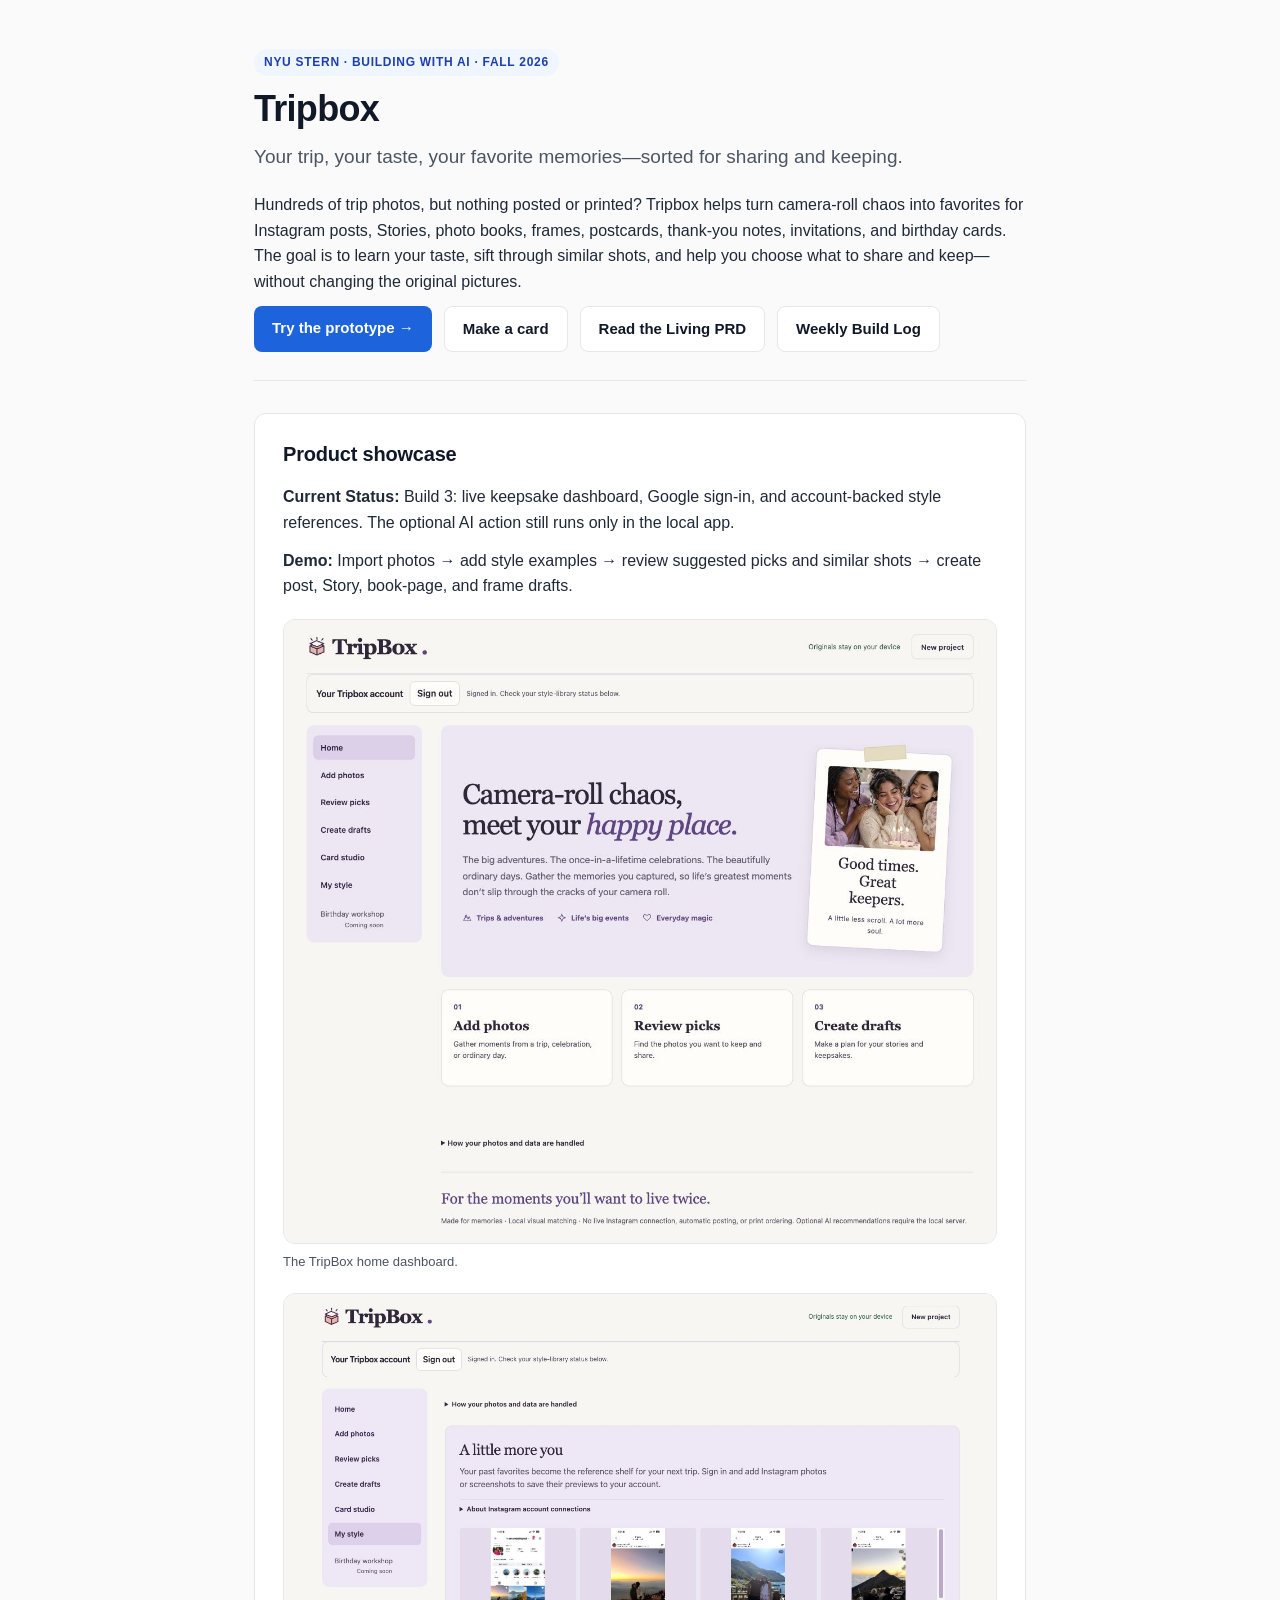
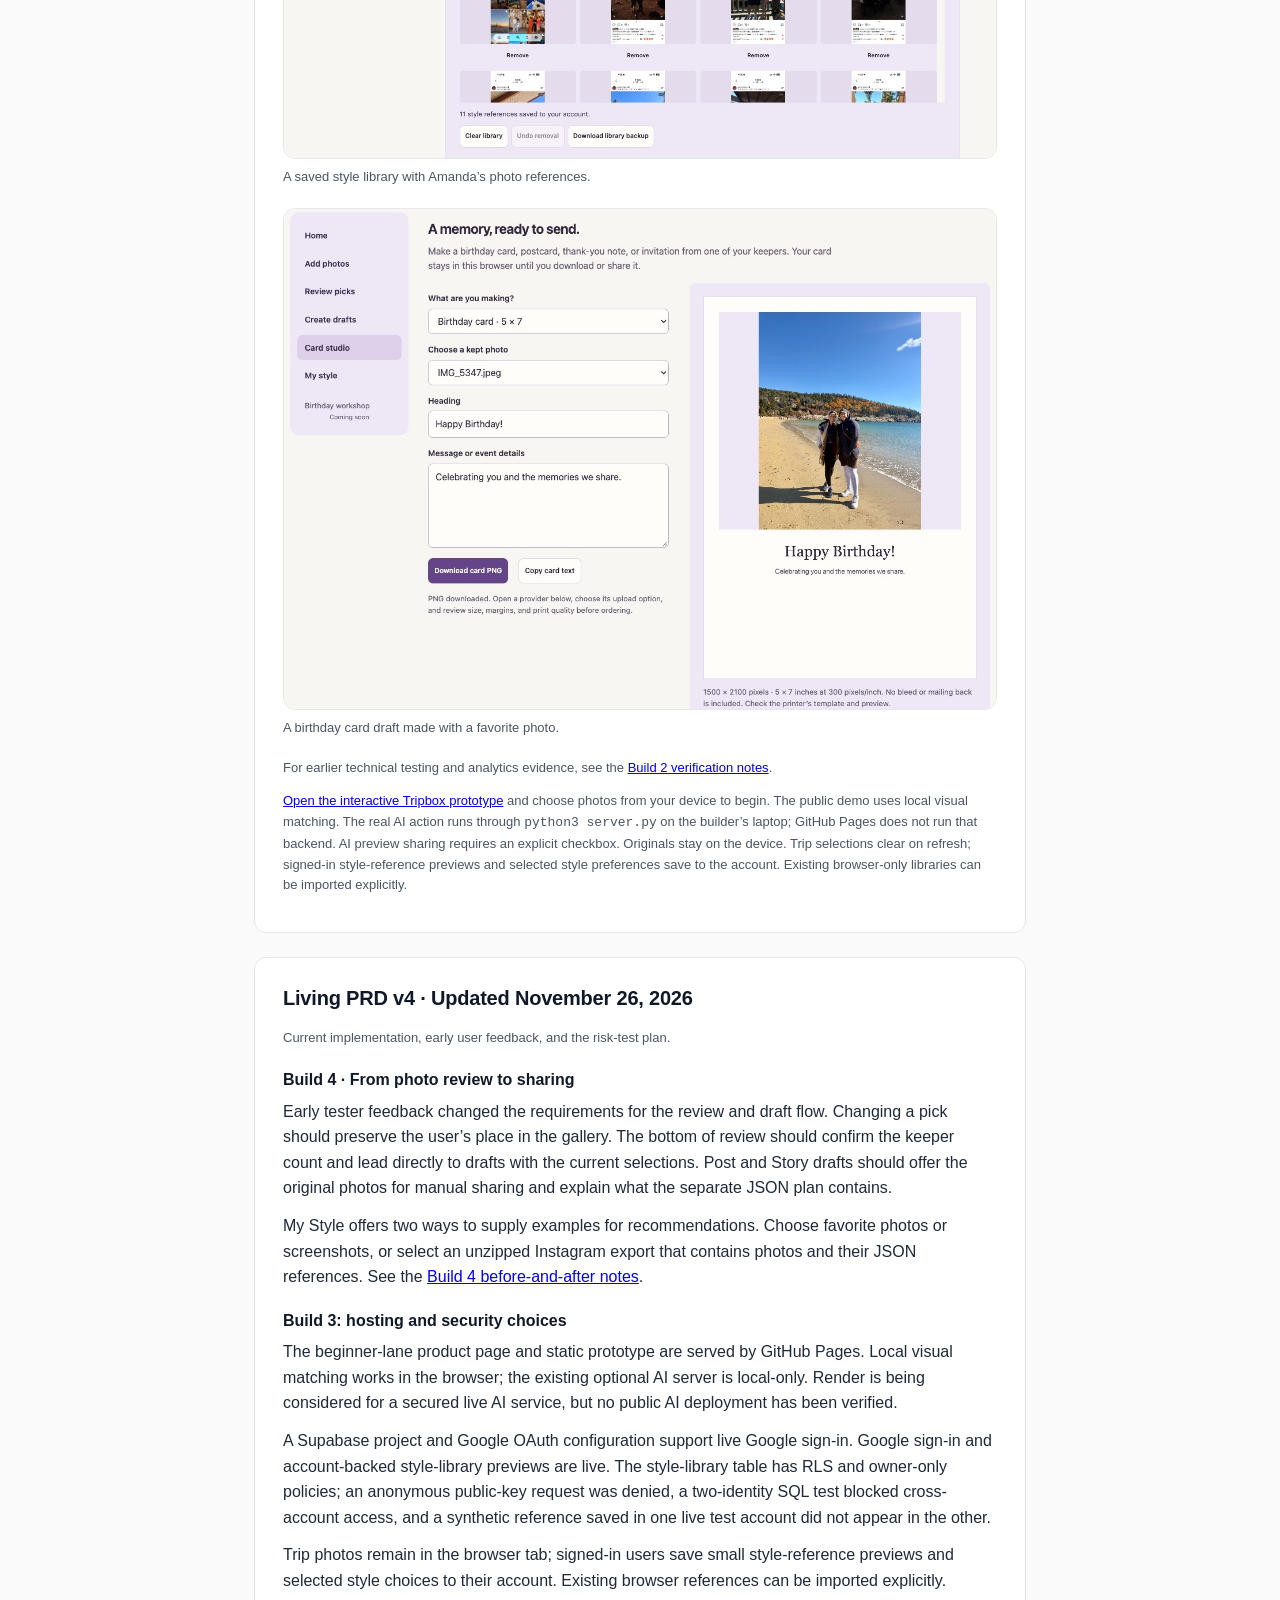
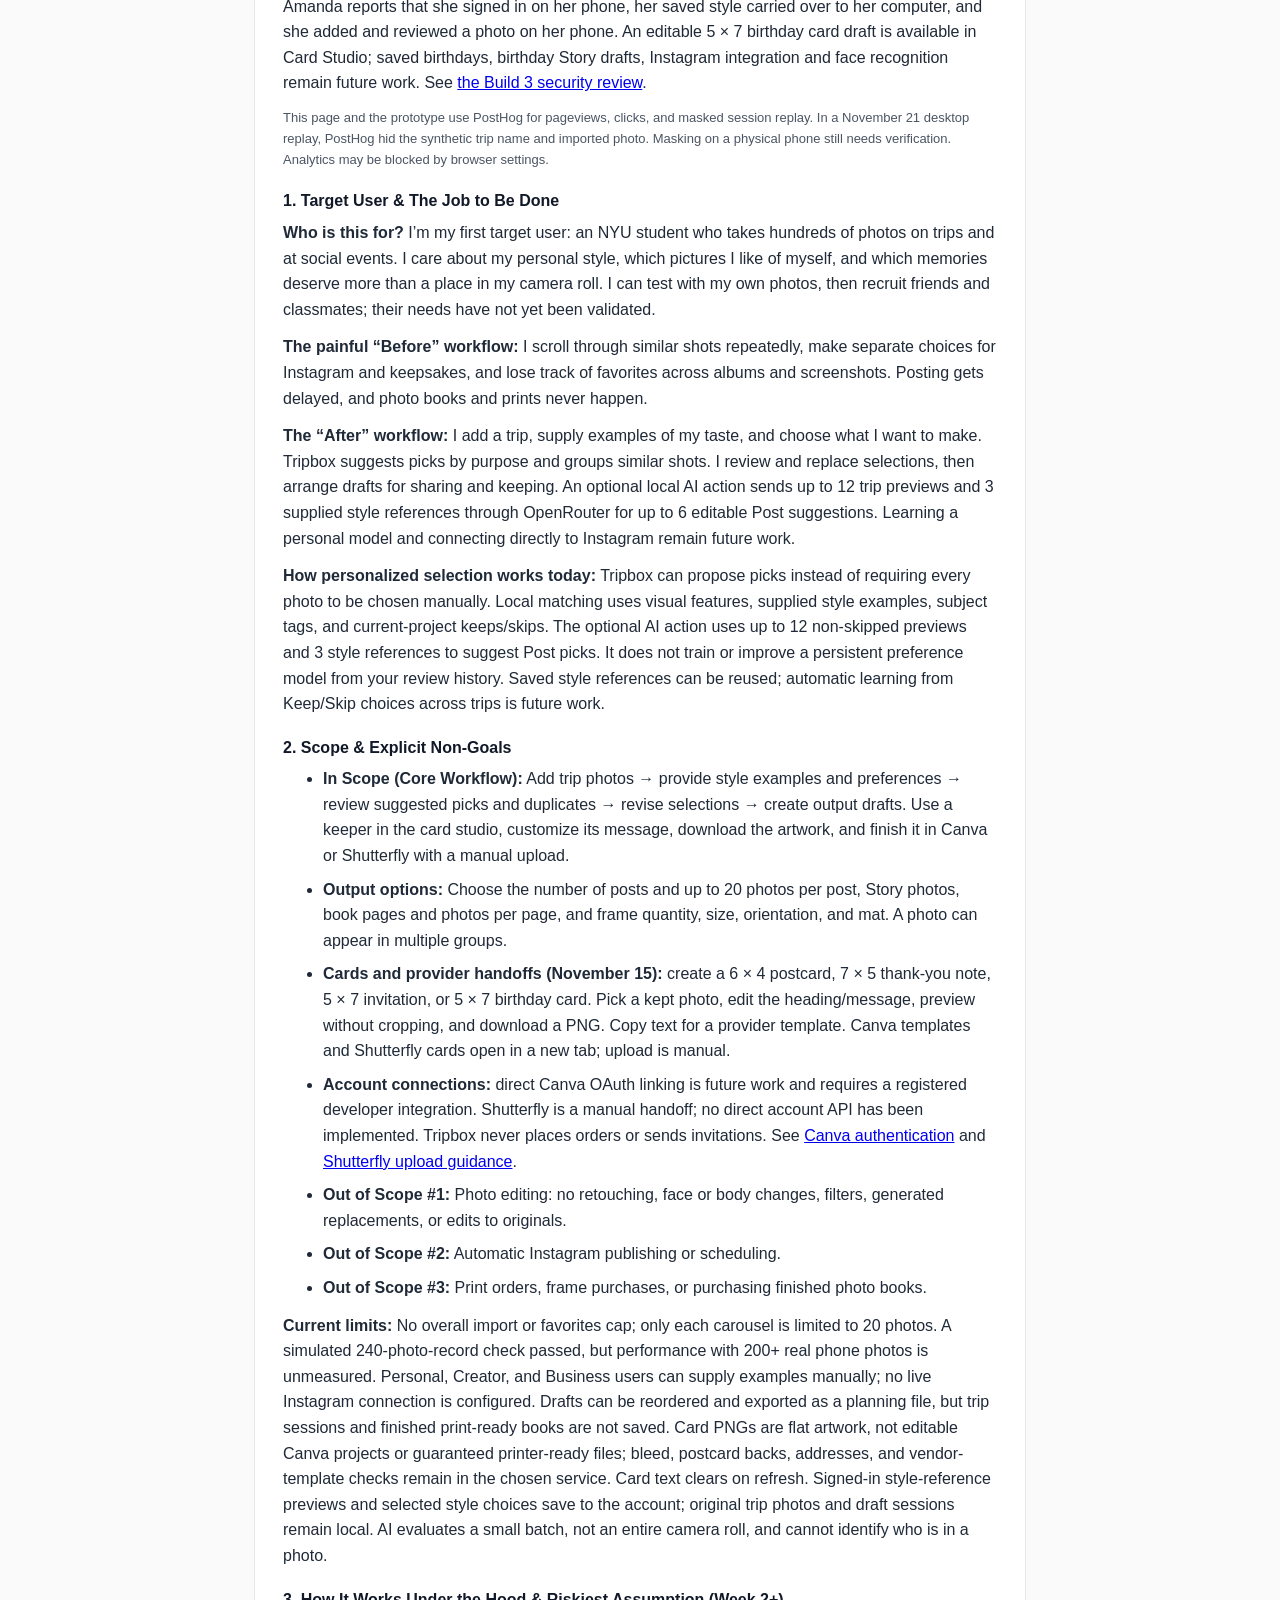
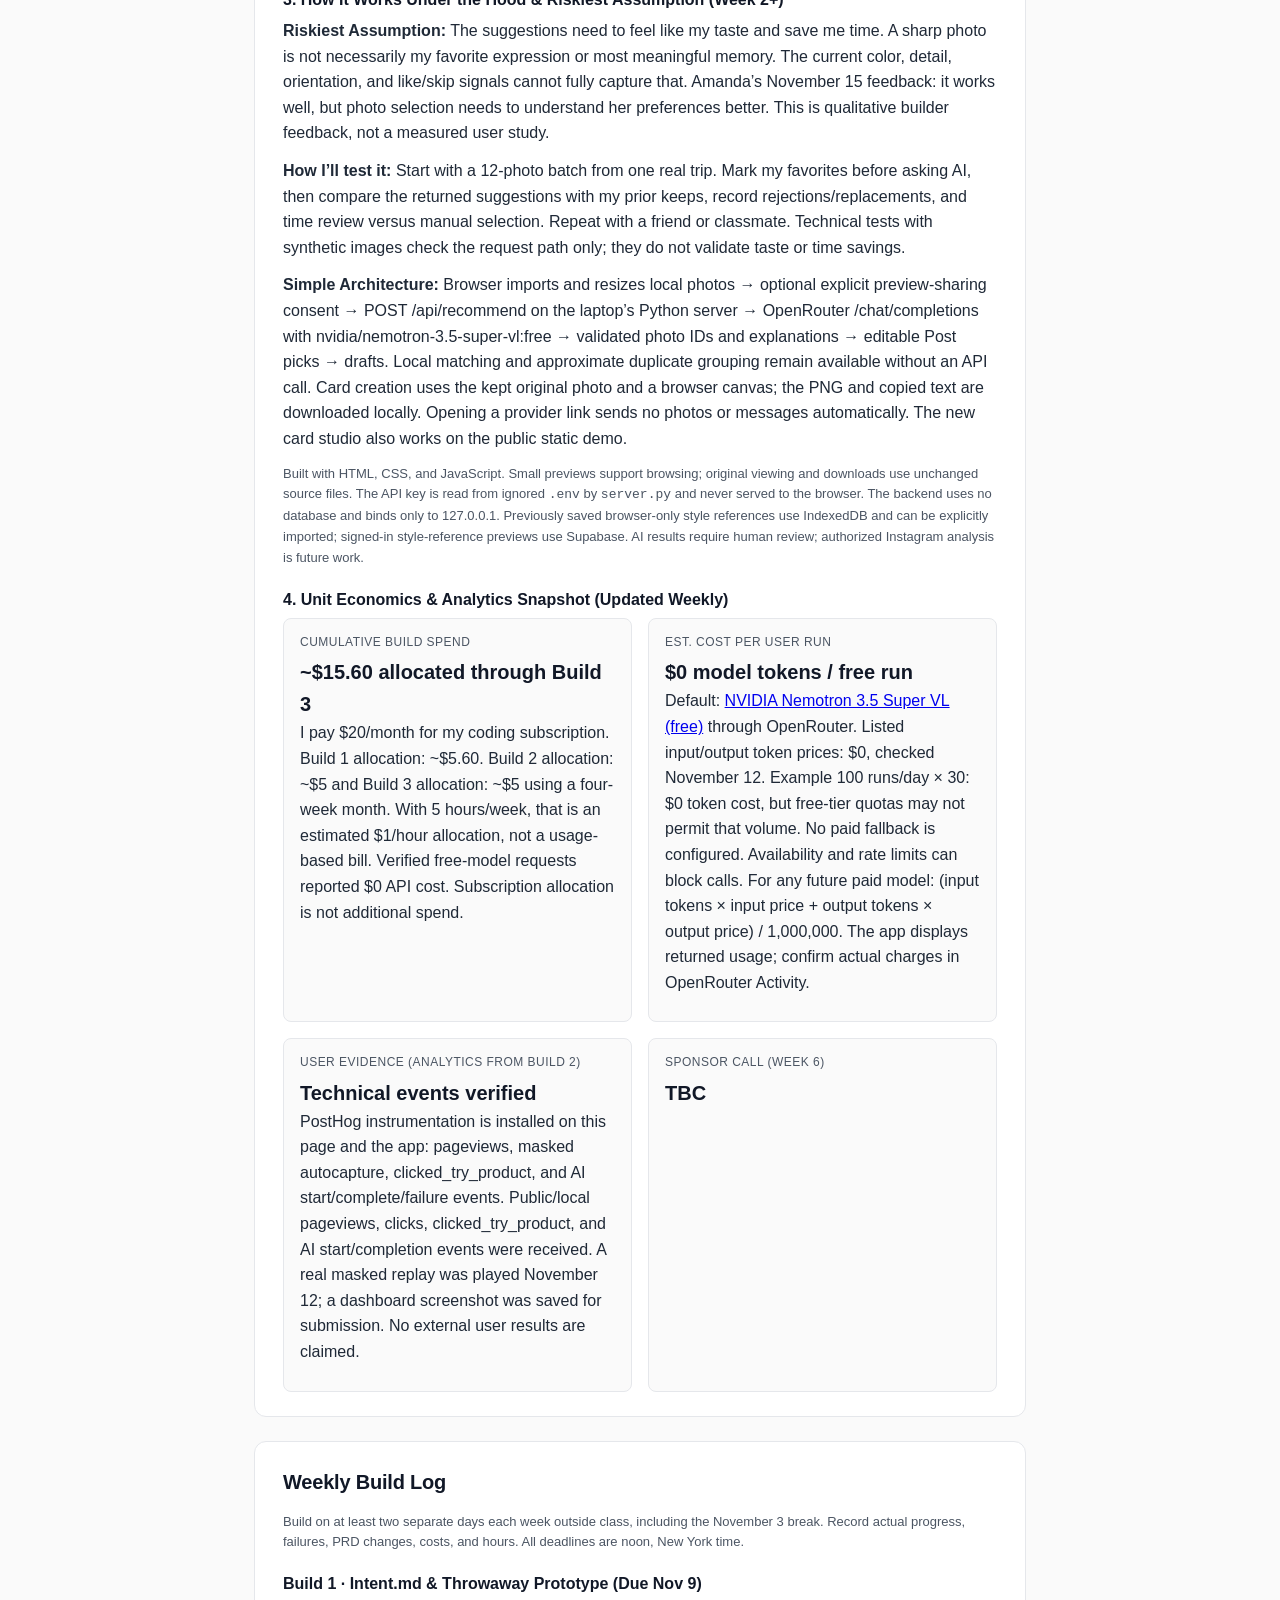
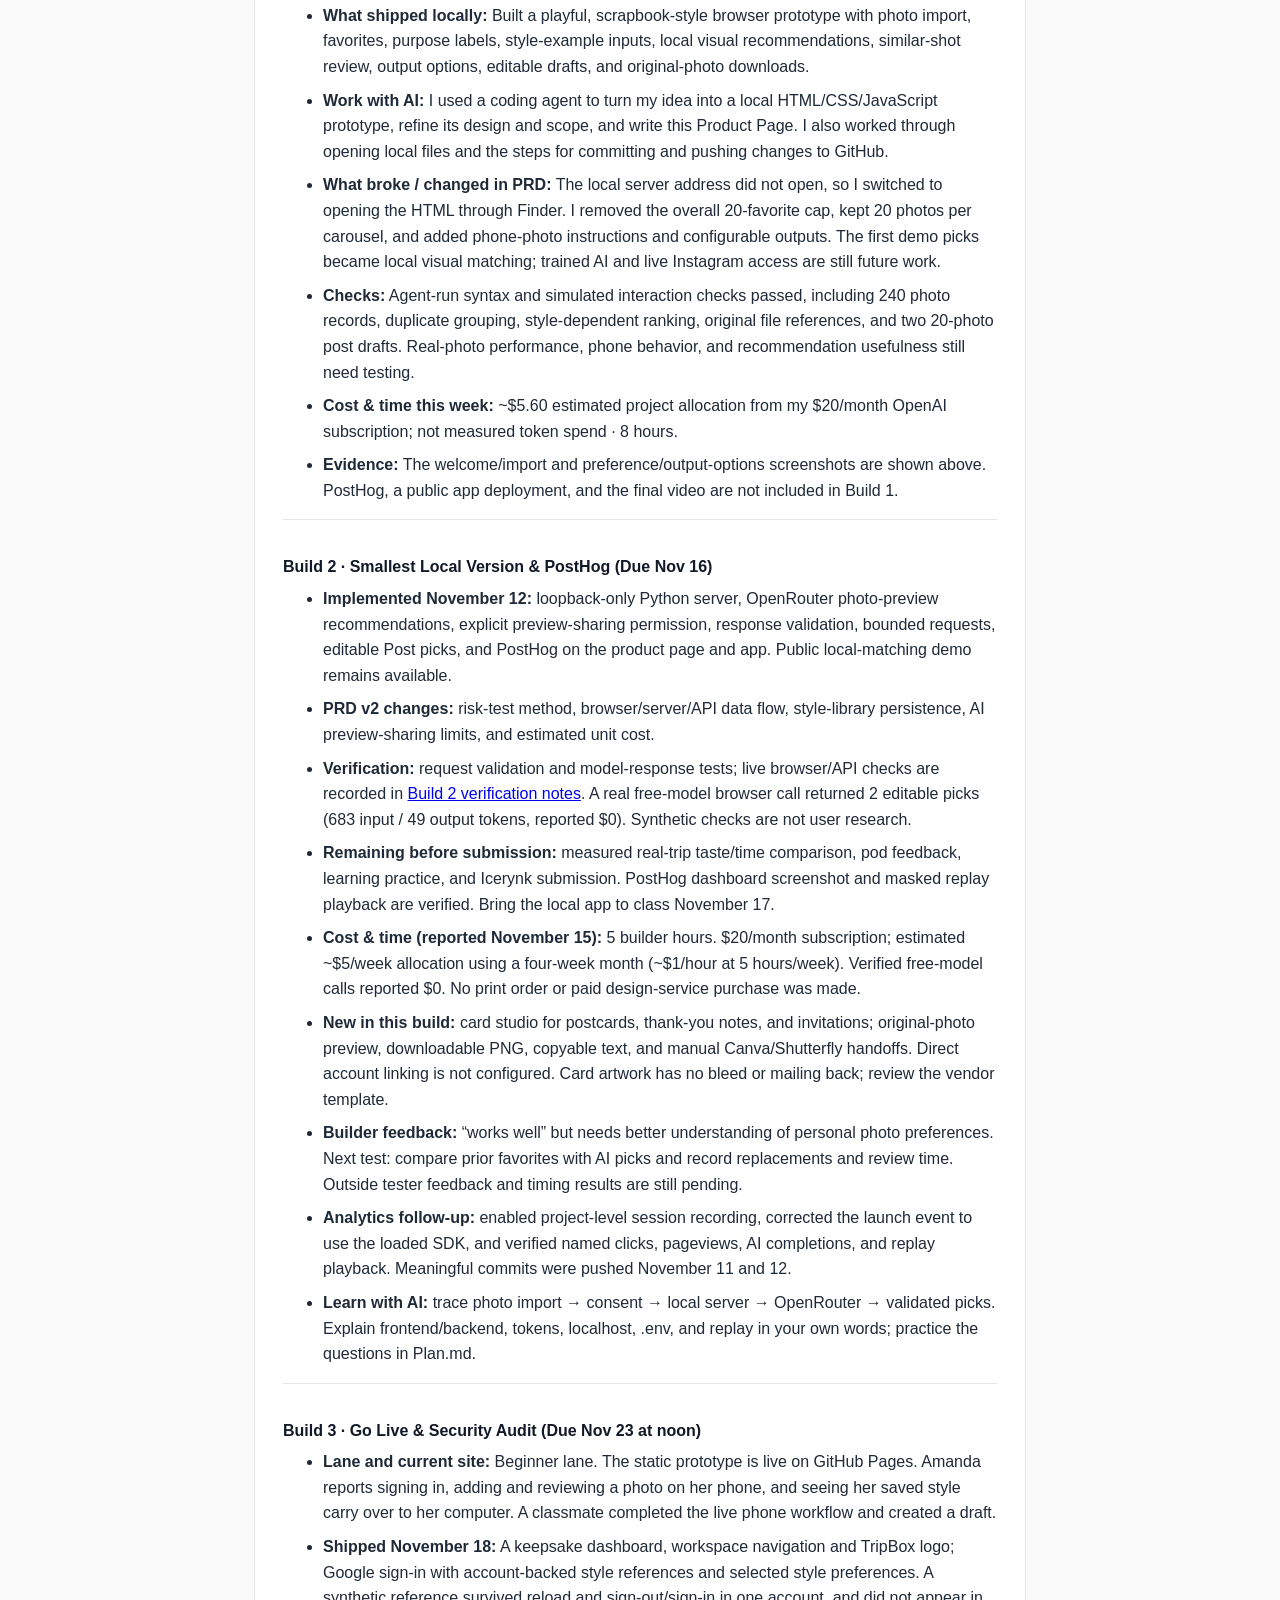
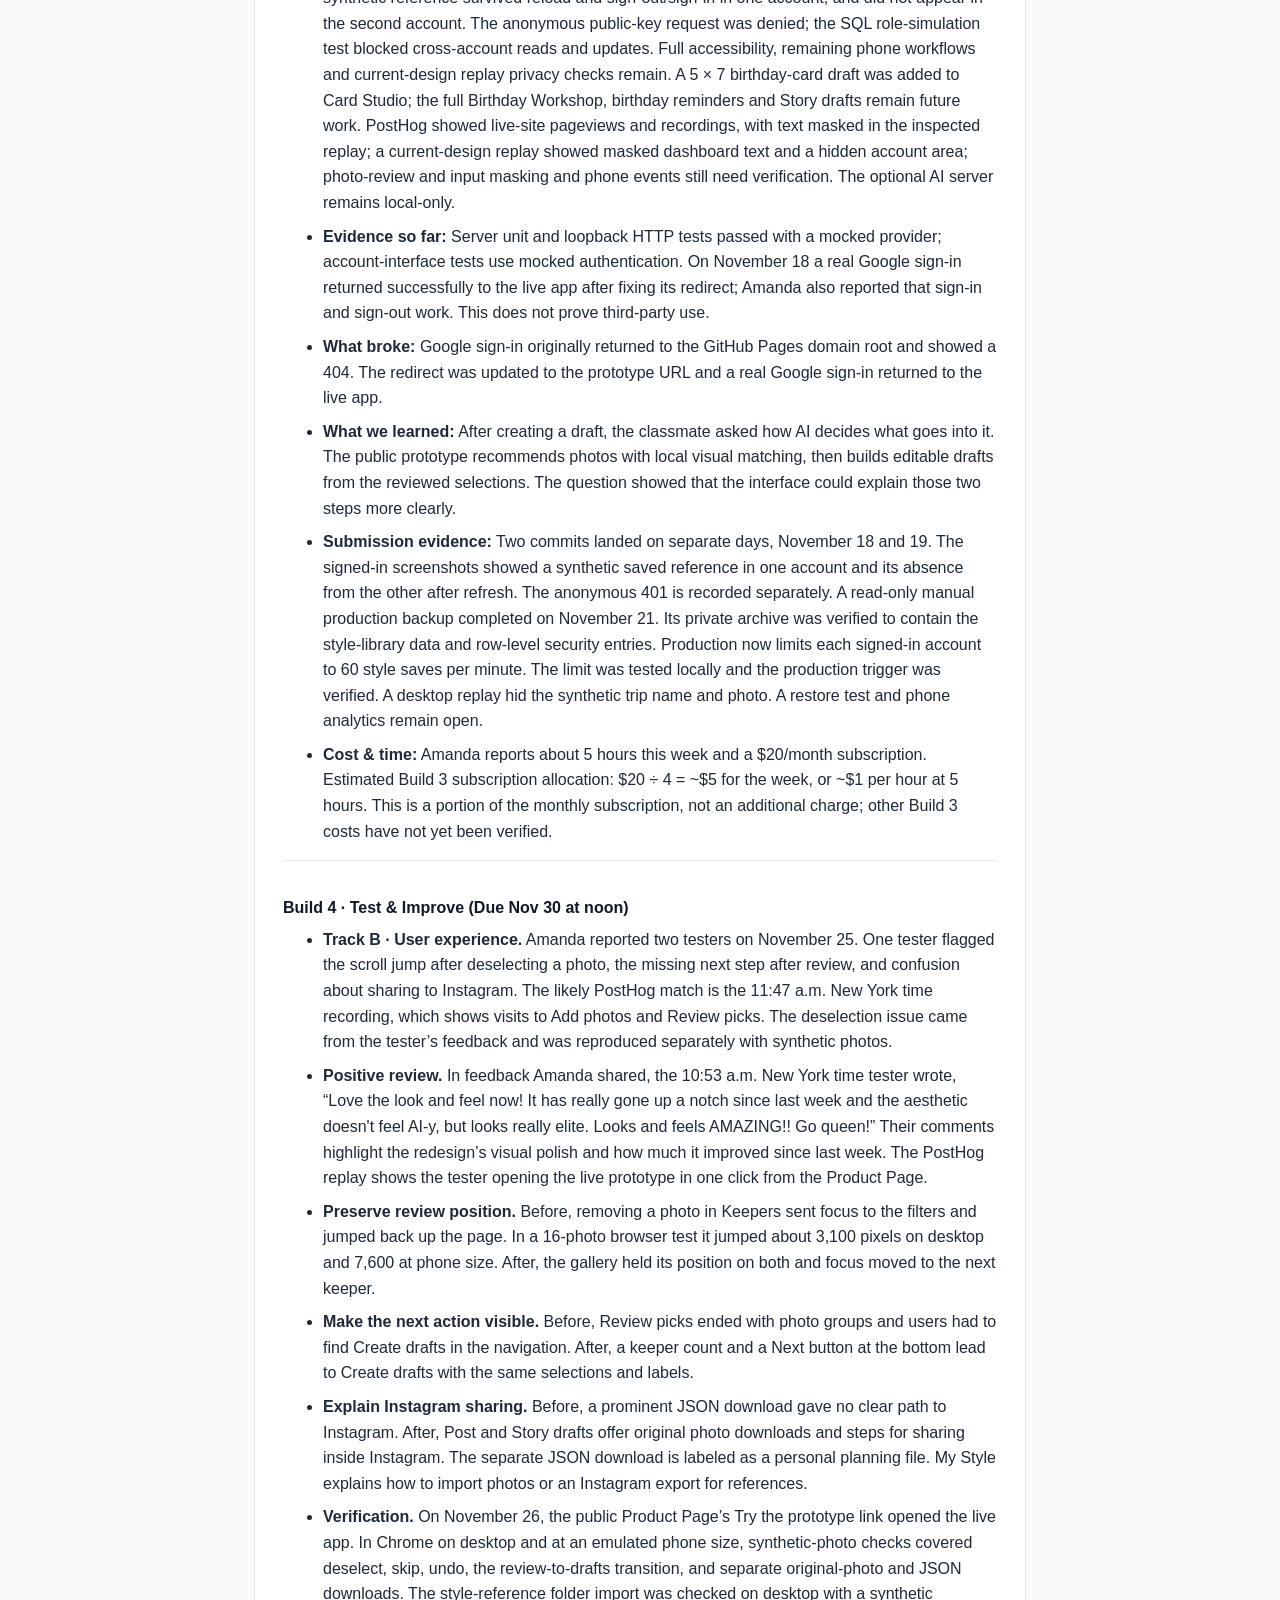
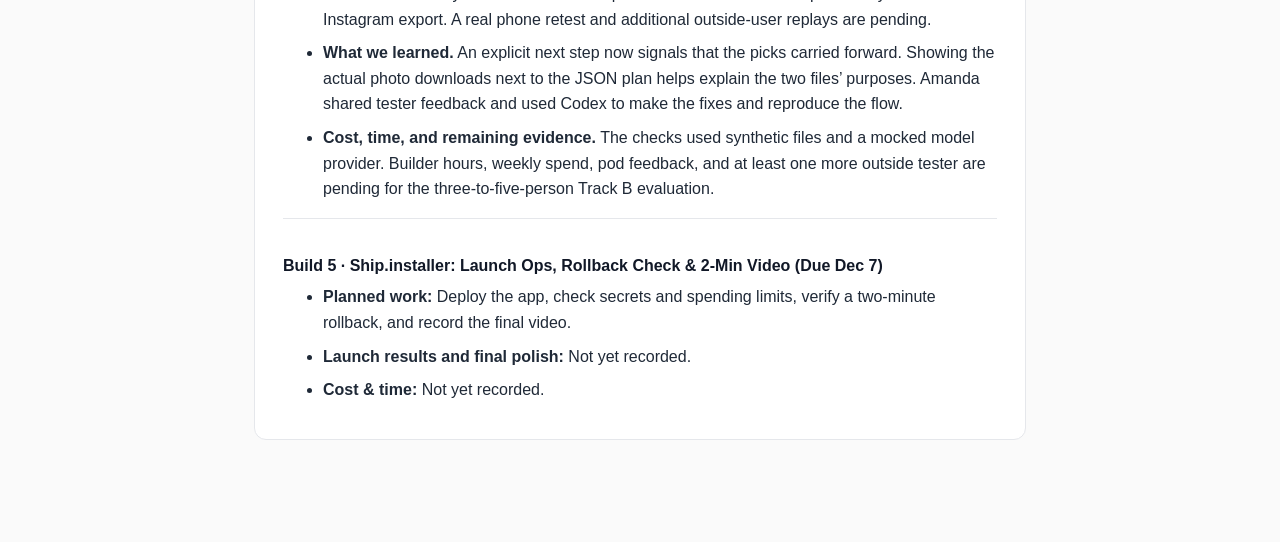
<file: docs/index.html>
<!DOCTYPE html>
<html lang="en">
<head>
  <meta charset="UTF-8" />
  <meta name="viewport" content="width=device-width, initial-scale=1.0" />
  <title>Tripbox · Building with AI (Fall 2026)</title>
  <script src="analytics.js" defer></script>

  <style>
    :root {
      --bg: #fafafa;
      --card: #ffffff;
      --text: #111827;
      --muted: #4b5563;
      --border: #e5e7eb;
      --accent: #1d63dc;
      --tag-bg: #eff6ff;
      --tag-text: #1e40af;
    }

    * {
      box-sizing: border-box;
    }

    body {
      margin: 0;
      font-family: -apple-system, BlinkMacSystemFont, "DM Sans", "Segoe UI", Roboto, sans-serif;
      background: var(--bg);
      color: var(--text);
      line-height: 1.6;
    }

    .container {
      max-width: 820px;
      margin: 0 auto;
      padding: 48px 24px 80px;
    }

    header {
      border-bottom: 1px solid var(--border);
      padding-bottom: 28px;
      margin-bottom: 32px;
    }

    .eyebrow {
      display: inline-block;
      font-size: 12px;
      font-weight: 600;
      text-transform: uppercase;
      letter-spacing: 0.06em;
      background: var(--tag-bg);
      color: var(--tag-text);
      padding: 4px 10px;
      border-radius: 999px;
      margin-bottom: 12px;
    }

    h1 {
      font-size: 36px;
      line-height: 1.15;
      margin: 0 0 12px;
      letter-spacing: -0.02em;
    }

    .tagline {
      font-size: 19px;
      color: var(--muted);
      margin: 0 0 20px;
    }

    .cta-row {
      display: flex;
      gap: 12px;
      flex-wrap: wrap;
    }

    .btn {
      display: inline-block;
      padding: 10px 18px;
      border-radius: 8px;
      font-weight: 600;
      font-size: 15px;
      text-decoration: none;
      background: var(--accent);
      color: #fff;
    }

    .btn-secondary {
      background: var(--card);
      color: var(--text);
      border: 1px solid var(--border);
    }

    section {
      background: var(--card);
      border: 1px solid var(--border);
      border-radius: 12px;
      padding: 24px 28px;
      margin-bottom: 24px;
    }

    h2 {
      font-size: 20px;
      margin: 0 0 14px;
      letter-spacing: -0.01em;
    }

    h3 {
      font-size: 16px;
      margin: 18px 0 6px;
    }

    p,
    ul {
      margin: 0 0 12px;
      color: #1f2937;
    }

    li {
      margin-bottom: 8px;
    }

    .grid-2 {
      display: grid;
      grid-template-columns: repeat(auto-fit, minmax(240px, 1fr));
      gap: 16px;
    }

    .stat-box {
      border: 1px solid var(--border);
      border-radius: 8px;
      padding: 14px 16px;
      background: var(--bg);
    }

    .stat-label {
      font-size: 12px;
      color: var(--muted);
      text-transform: uppercase;
      letter-spacing: 0.04em;
    }

    .stat-value {
      font-size: 20px;
      font-weight: 700;
      margin-top: 4px;
    }

    .log-entry {
      border-top: 1px solid var(--border);
      padding-top: 16px;
      margin-top: 16px;
    }

    .log-entry:first-of-type {
      border-top: none;
      padding-top: 0;
      margin-top: 0;
    }

    .meta {
      font-size: 13px;
      color: var(--muted);
    }

    figure {
      margin: 20px 0;
    }

    figure img {
      display: block;
      width: 100%;
      height: auto;
      border: 1px solid var(--border);
      border-radius: 12px;
    }

    figcaption {
      margin-top: 8px;
    }

    @media (max-width: 540px) {
      .container {
        padding: 28px 16px 48px;
      }

      section {
        padding: 20px;
      }

      .grid-2 {
        grid-template-columns: 1fr;
      }
    }
  </style>
</head>

<body>
  <div class="container">

    <!-- PRODUCT PITCH -->
    <header>
      <span class="eyebrow">
        NYU Stern · Building with AI · Fall 2026
      </span>

      <h1>Tripbox</h1>

      <p class="tagline">
        Your trip, your taste, your favorite memories—sorted for sharing and keeping.
      </p>

      <p>
        Hundreds of trip photos, but nothing posted or printed? Tripbox helps
        turn camera-roll chaos into favorites for Instagram posts, Stories,
        photo books, frames, postcards, thank-you notes, invitations, and birthday cards. The goal is to learn your taste, sift through
        similar shots, and help you choose what to share and keep—without
        changing the original pictures.
      </p>

      <div class="cta-row">
        <a class="btn" href="prototype/" data-try-product>Try the prototype →</a>
        <a class="btn btn-secondary" href="prototype/#card-studio">Make a card</a>
        <a class="btn btn-secondary" href="#prd">Read the Living PRD</a>
        <a class="btn btn-secondary" href="#build-log">Weekly Build Log</a>
      </div>
    </header>

    <!-- PROTOTYPE SCREENSHOTS -->
    <section id="live-demo">
      <h2>Product showcase</h2>

      <p>
        <strong>Current Status:</strong>
        Build 3: live keepsake dashboard, Google sign-in, and account-backed style references. The optional AI action still runs only in the local app.
      </p>

      <p>
        <strong>Demo:</strong>
        Import photos → add style examples → review suggested picks and
        similar shots → create post, Story, book-page, and frame drafts.
      </p>

      <figure>
        <img src="build-3-dashboard.jpg" alt="TripBox home dashboard with navigation and steps for creating a project." />
        <figcaption class="meta">The TripBox home dashboard.</figcaption>
      </figure>
      <figure>
        <img src="build-3-saved-style.jpg" loading="lazy" alt="Amanda’s saved photo references in the My style library." />
        <figcaption class="meta">A saved style library with Amanda’s photo references.</figcaption>
      </figure>
      <figure>
        <img src="build-3-birthday-example.jpg" loading="lazy" alt="A birthday card in Card Studio with Amanda’s selected photo and editable greeting." />
        <figcaption class="meta">A birthday card draft made with a favorite photo.</figcaption>
      </figure>
      <p class="meta">For earlier technical testing and analytics evidence, see the <a href="https://github.com/building-with-ai-f26/ast10049-tripbox/blob/main/tests/build-2-verification.md">Build 2 verification notes</a>.</p>

      <p class="meta">
        <a href="prototype/">Open the interactive Tripbox prototype</a>
        and choose photos from your device to begin. The public demo uses local visual matching.
        The real AI action runs through <code>python3 server.py</code> on the builder’s laptop;
        GitHub Pages does not run that backend. AI preview sharing requires an explicit checkbox.
        Originals stay on the device. Trip selections clear on refresh; signed-in style-reference previews and selected style preferences save to the account. Existing browser-only libraries can be imported explicitly.
      </p>
    </section>

    <!-- LIVING PRD -->
    <section id="prd">
      <h2>Living PRD v4 · Updated November 26, 2026</h2>

      <p class="meta">
        Current implementation, early user feedback, and the risk-test plan.
      </p>

      <h3>Build 4 · From photo review to sharing</h3>
      <p>Early tester feedback changed the requirements for the review and draft flow. Changing a pick should preserve the user’s place in the gallery. The bottom of review should confirm the keeper count and lead directly to drafts with the current selections. Post and Story drafts should offer the original photos for manual sharing and explain what the separate JSON plan contains.</p>
      <p>My Style offers two ways to supply examples for recommendations. Choose favorite photos or screenshots, or select an unzipped Instagram export that contains photos and their JSON references. See the <a href="#build-4">Build 4 before-and-after notes</a>.</p>

      <h3>Build 3: hosting and security choices</h3>
      <p>The beginner-lane product page and static prototype are served by GitHub Pages. Local visual matching works in the browser; the existing optional AI server is local-only. Render is being considered for a secured live AI service, but no public AI deployment has been verified.</p>
      <p>A Supabase project and Google OAuth configuration support live Google sign-in. Google sign-in and account-backed style-library previews are live. The style-library table has RLS and owner-only policies; an anonymous public-key request was denied, a two-identity SQL test blocked cross-account access, and a synthetic reference saved in one live test account did not appear in the other.</p>
      <p>Trip photos remain in the browser tab; signed-in users save small style-reference previews and selected style choices to their account. Existing browser references can be imported explicitly. Amanda reports that she signed in on her phone, her saved style carried over to her computer, and she added and reviewed a photo on her phone. An editable 5 × 7 birthday card draft is available in Card Studio; saved birthdays, birthday Story drafts, Instagram integration and face recognition remain future work. See <a href="https://github.com/building-with-ai-f26/ast10049-tripbox/blob/main/SECURITY.md">the Build 3 security review</a>.</p>
      <p class="meta">This page and the prototype use PostHog for pageviews, clicks, and masked session replay.
        In a November 21 desktop replay, PostHog hid the synthetic trip name and imported photo. Masking on a physical phone still needs verification. Analytics may be blocked by browser settings.</p>
      <h3>1. Target User &amp; The Job to Be Done</h3>

      <p>
        <strong>Who is this for?</strong>
        I’m my first target user: an NYU student who takes hundreds of photos
        on trips and at social events. I care about my personal style, which
        pictures I like of myself, and which memories deserve more than a
        place in my camera roll. I can test with my own photos, then recruit
        friends and classmates; their needs have not yet been validated.
      </p>

      <p>
        <strong>The painful “Before” workflow:</strong>
        I scroll through similar shots repeatedly, make separate choices for
        Instagram and keepsakes, and lose track of favorites across albums
        and screenshots. Posting gets delayed, and photo books and prints
        never happen.
      </p>

      <p>
        <strong>The “After” workflow:</strong>
        I add a trip, supply examples of my taste, and choose what I want to
        make. Tripbox suggests picks by purpose and groups similar shots.
        I review and replace selections, then arrange drafts for sharing and
        keeping. An optional local AI action sends up to 12 trip previews and 3 supplied style references
        through OpenRouter for up to 6 editable Post suggestions. Learning a personal model
        and connecting directly to Instagram remain future work.
      </p>

      <p><strong>How personalized selection works today:</strong> Tripbox can propose picks instead of requiring every photo to be chosen manually.
        Local matching uses visual features, supplied style examples, subject tags, and current-project keeps/skips.
        The optional AI action uses up to 12 non-skipped previews and 3 style references to suggest Post picks.
        It does not train or improve a persistent preference model from your review history. Saved style references can be reused;
        automatic learning from Keep/Skip choices across trips is future work.</p>

      <h3>2. Scope &amp; Explicit Non-Goals</h3>

      <ul>
        <li>
          <strong>In Scope (Core Workflow):</strong>
          Add trip photos → provide style examples and preferences → review
          suggested picks and duplicates → revise selections → create
          output drafts. Use a keeper in the card studio, customize its message, download the artwork,
          and finish it in Canva or Shutterfly with a manual upload.
        </li>

        <li>
          <strong>Output options:</strong>
          Choose the number of posts and up to 20 photos per post, Story
          photos, book pages and photos per page, and frame quantity, size,
          orientation, and mat. A photo can appear in multiple groups.
        </li>

        <li><strong>Cards and provider handoffs (November 15):</strong> create a 6 × 4 postcard,
          7 × 5 thank-you note, 5 × 7 invitation, or 5 × 7 birthday card. Pick a kept photo, edit the heading/message,
          preview without cropping, and download a PNG. Copy text for a provider template.
          Canva templates and Shutterfly cards open in a new tab; upload is manual.</li>
        <li><strong>Account connections:</strong> direct Canva OAuth linking is future work and requires a registered developer integration.
          Shutterfly is a manual handoff; no direct account API has been implemented. Tripbox never places orders or sends invitations.
          See <a href="https://www.canva.dev/docs/apps/rest-apis/authentication/">Canva authentication</a> and
          <a href="https://support.shutterfly.com/s/article/uploading-photos-guide">Shutterfly upload guidance</a>.</li>
        <li>
          <strong>Out of Scope #1:</strong>
          Photo editing: no retouching, face or body changes, filters,
          generated replacements, or edits to originals.
        </li>

        <li>
          <strong>Out of Scope #2:</strong>
          Automatic Instagram publishing or scheduling.
        </li>

        <li>
          <strong>Out of Scope #3:</strong>
          Print orders, frame purchases, or purchasing finished photo books.
        </li>
      </ul>

      <p>
        <strong>Current limits:</strong>
        No overall import or favorites cap; only each carousel is limited to
        20 photos. A simulated 240-photo-record check passed, but performance
        with 200+ real phone photos is unmeasured. Personal, Creator, and
        Business users can supply examples manually; no live Instagram
        connection is configured. Drafts can be reordered and exported as a planning file, but trip sessions and finished print-ready books
        are not saved. Card PNGs are flat artwork, not editable Canva projects or guaranteed printer-ready files;
        bleed, postcard backs, addresses, and vendor-template checks remain in the chosen service. Card text clears on refresh.
        Signed-in style-reference previews and selected style choices save to the account; original trip photos and draft sessions remain local.
        AI evaluates a small batch, not an entire camera roll, and cannot identify who is in a photo.
      </p>

      <h3>
        3. How It Works Under the Hood &amp; Riskiest Assumption (Week 2+)
      </h3>

      <p>
        <strong>Riskiest Assumption:</strong>
        The suggestions need to feel like my taste and save me time.
        A sharp photo is not necessarily my favorite expression or most
        meaningful memory. The current color, detail, orientation, and
        like/skip signals cannot fully capture that. Amanda’s November 15 feedback: it works well, but photo selection
        needs to understand her preferences better. This is qualitative builder feedback, not a measured user study.
      </p>

      <p>
        <strong>How I’ll test it:</strong>
        Start with a 12-photo batch from one real trip. Mark my favorites before asking AI,
        then compare the returned suggestions with my prior keeps, record rejections/replacements,
        and time review versus manual selection. Repeat with a friend or classmate.
        Technical tests with synthetic images check the request path only; they do not validate taste or time savings.
      </p>

      <p>
        <strong>Simple Architecture:</strong>
        Browser imports and resizes local photos → optional explicit preview-sharing consent →
        POST /api/recommend on the laptop’s Python server → OpenRouter /chat/completions
        with nvidia/nemotron-3.5-super-vl:free → validated photo IDs and explanations → editable Post picks → drafts.
        Local matching and approximate duplicate grouping remain available without an API call.
        Card creation uses the kept original photo and a browser canvas; the PNG and copied text are downloaded locally.
        Opening a provider link sends no photos or messages automatically. The new card studio also works on the public static demo.
      </p>

      <p class="meta">
        Built with HTML, CSS, and JavaScript. Small previews support browsing;
        original viewing and downloads use unchanged source files.
        The API key is read from ignored <code>.env</code> by <code>server.py</code> and never served to the browser.
        The backend uses no database and binds only to 127.0.0.1. Previously saved browser-only style references use IndexedDB and can be explicitly imported; signed-in style-reference previews use Supabase.
        AI results require human review; authorized Instagram analysis is future work.
      </p>

      <h3>4. Unit Economics &amp; Analytics Snapshot (Updated Weekly)</h3>

      <div class="grid-2">
        <div class="stat-box">
          <div class="stat-label">Cumulative Build Spend</div>
          <div class="stat-value">~$15.60 allocated through Build 3</div>
          <p>
            I pay $20/month for my coding subscription. Build 1 allocation: ~$5.60.
            Build 2 allocation: ~$5 and Build 3 allocation: ~$5 using a four-week month. With 5 hours/week, that is an estimated $1/hour allocation,
            not a usage-based bill. Verified free-model requests reported $0 API cost. Subscription allocation is not additional spend.
          </p>
        </div>

        <div class="stat-box">
          <div class="stat-label">Est. Cost Per User Run</div>
          <div class="stat-value">$0 model tokens / free run</div>
          <p>Default: <a href="https://openrouter.ai/nvidia/nemotron-3.5-super-vl:free">NVIDIA Nemotron 3.5 Super VL (free)</a>
            through OpenRouter. Listed input/output token prices: $0, checked November 12. Example 100 runs/day × 30: $0 token cost,
            but free-tier quotas may not permit that volume. No paid fallback is configured. Availability and rate limits can block calls.
            For any future paid model: (input tokens × input price + output tokens × output price) / 1,000,000.
            The app displays returned usage; confirm actual charges in OpenRouter Activity.</p>
        </div>

        <div class="stat-box">
          <div class="stat-label">
            User Evidence (Analytics from Build 2)
          </div>
          <div class="stat-value">Technical events verified</div>
          <p>
            PostHog instrumentation is installed on this page and the app: pageviews, masked autocapture,
            clicked_try_product, and AI start/complete/failure events. Public/local pageviews, clicks, clicked_try_product, and AI start/completion events were received.
            A real masked replay was played November 12; a dashboard screenshot was saved for submission.
            No external user results are claimed.
          </p>
        </div>

        <div class="stat-box">
          <div class="stat-label">Sponsor Call (Week 6)</div>
          <div class="stat-value">TBC</div>
        </div>
      </div>
    </section>

    <!-- WEEKLY BUILD LOG -->
    <section id="build-log">
      <h2>Weekly Build Log</h2>

      <p class="meta">
        Build on at least two separate days each week outside class,
        including the November 3 break. Record actual progress, failures,
        PRD changes, costs, and hours. All deadlines are noon, New York time.
      </p>

      <div class="log-entry">
        <h3>Build 1 · Intent.md &amp; Throwaway Prototype (Due Nov 9)</h3>

        <ul>
          <li>
            <strong>What shipped locally:</strong>
            Built a playful, scrapbook-style browser prototype with photo
            import, favorites, purpose labels, style-example inputs, local
            visual recommendations, similar-shot review, output options,
            editable drafts, and original-photo downloads.
          </li>

          <li>
            <strong>Work with AI:</strong>
            I used a coding agent to turn my idea into a local
            HTML/CSS/JavaScript prototype, refine its design and scope,
            and write this Product Page. I also worked through opening
            local files and the steps for committing and pushing changes
            to GitHub.
          </li>

          <li>
            <strong>What broke / changed in PRD:</strong>
            The local server address did not open, so I switched to opening
            the HTML through Finder. I removed the overall 20-favorite cap,
            kept 20 photos per carousel, and added phone-photo instructions
            and configurable outputs. The first demo picks became local
            visual matching; trained AI and live Instagram access are still
            future work.
          </li>

          <li>
            <strong>Checks:</strong>
            Agent-run syntax and simulated interaction checks passed,
            including 240 photo records, duplicate grouping,
            style-dependent ranking, original file references, and two
            20-photo post drafts. Real-photo performance, phone behavior,
            and recommendation usefulness still need testing.
          </li>

          <li>
            <strong>Cost &amp; time this week:</strong>
            ~$5.60 estimated project allocation from my $20/month OpenAI
            subscription; not measured token spend · 8 hours.
          </li>

          <li>
            <strong>Evidence:</strong>
            The welcome/import and preference/output-options screenshots
            are shown above. PostHog, a public app deployment, and the final
            video are not included in Build 1.
          </li>
        </ul>
      </div>

      <div class="log-entry">
        <h3>Build 2 · Smallest Local Version &amp; PostHog (Due Nov 16)</h3>

        <ul>
          <li><strong>Implemented November 12:</strong> loopback-only Python server, OpenRouter photo-preview recommendations,
            explicit preview-sharing permission, response validation, bounded requests, editable Post picks,
            and PostHog on the product page and app. Public local-matching demo remains available.</li>
          <li><strong>PRD v2 changes:</strong> risk-test method, browser/server/API data flow,
            style-library persistence, AI preview-sharing limits, and estimated unit cost.</li>
          <li><strong>Verification:</strong> request validation and model-response tests; live browser/API checks are recorded in
            <a href="https://github.com/building-with-ai-f26/ast10049-tripbox/blob/main/tests/build-2-verification.md">Build 2 verification notes</a>.
            A real free-model browser call returned 2 editable picks (683 input / 49 output tokens, reported $0).
            Synthetic checks are not user research.</li>
          <li><strong>Remaining before submission:</strong> measured real-trip taste/time comparison, pod feedback, learning practice, and Icerynk submission.
            PostHog dashboard screenshot and masked replay playback are verified. Bring the local app to class November 17.</li>
          <li><strong>Cost &amp; time (reported November 15):</strong> 5 builder hours.
            $20/month subscription; estimated ~$5/week allocation using a four-week month (~$1/hour at 5 hours/week).
            Verified free-model calls reported $0. No print order or paid design-service purchase was made.</li>
          <li><strong>New in this build:</strong> card studio for postcards, thank-you notes, and invitations;
            original-photo preview, downloadable PNG, copyable text, and manual Canva/Shutterfly handoffs.
            Direct account linking is not configured. Card artwork has no bleed or mailing back; review the vendor template.</li>
          <li><strong>Builder feedback:</strong> “works well” but needs better understanding of personal photo preferences.
            Next test: compare prior favorites with AI picks and record replacements and review time.
            Outside tester feedback and timing results are still pending.</li>
          <li><strong>Analytics follow-up:</strong> enabled project-level session recording, corrected the launch event to use the loaded SDK,
            and verified named clicks, pageviews, AI completions, and replay playback. Meaningful commits were pushed November 11 and 12.</li>
          <li><strong>Learn with AI:</strong> trace photo import → consent → local server → OpenRouter → validated picks.
            Explain frontend/backend, tokens, localhost, .env, and replay in your own words; practice the questions in Plan.md.</li>
        </ul>
      </div>

      <div class="log-entry">
        <h3>Build 3 · Go Live &amp; Security Audit (Due Nov 23 at noon)</h3>
        <ul>
          <li><strong>Lane and current site:</strong> Beginner lane. The static prototype is live on GitHub Pages. Amanda reports signing in, adding and reviewing a photo on her phone, and seeing her saved style carry over to her computer. A classmate completed the live phone workflow and created a draft.</li>
          <li><strong>Shipped November 18:</strong> A keepsake dashboard, workspace navigation and TripBox logo; Google sign-in with account-backed style references and selected style preferences. A synthetic reference survived reload and sign-out/sign-in in one account, and did not appear in the second account. The anonymous public-key request was denied; the SQL role-simulation test blocked cross-account reads and updates. Full accessibility, remaining phone workflows and current-design replay privacy checks remain. A 5 × 7 birthday-card draft was added to Card Studio; the full Birthday Workshop, birthday reminders and Story drafts remain future work. PostHog showed live-site pageviews and recordings, with text masked in the inspected replay; a current-design replay showed masked dashboard text and a hidden account area; photo-review and input masking and phone events still need verification. The optional AI server remains local-only.</li>
          <li><strong>Evidence so far:</strong> Server unit and loopback HTTP tests passed with a mocked provider; account-interface tests use mocked authentication. On November 18 a real Google sign-in returned successfully to the live app after fixing its redirect; Amanda also reported that sign-in and sign-out work. This does not prove third-party use.</li>
          <li><strong>What broke:</strong> Google sign-in originally returned to the GitHub Pages domain root and showed a 404. The redirect was updated to the prototype URL and a real Google sign-in returned to the live app.</li>
          <li><strong>What we learned:</strong> After creating a draft, the classmate asked how AI decides what goes into it. The public prototype recommends photos with local visual matching, then builds editable drafts from the reviewed selections. The question showed that the interface could explain those two steps more clearly.</li>
          <li><strong>Submission evidence:</strong> Two commits landed on separate days, November 18 and 19. The signed-in screenshots showed a synthetic saved reference in one account and its absence from the other after refresh. The anonymous 401 is recorded separately. A read-only manual production backup completed on November 21. Its private archive was verified to contain the style-library data and row-level security entries. Production now limits each signed-in account to 60 style saves per minute. The limit was tested locally and the production trigger was verified. A desktop replay hid the synthetic trip name and photo. A restore test and phone analytics remain open.</li>
          <li><strong>Cost &amp; time:</strong> Amanda reports about 5 hours this week and a $20/month subscription. Estimated Build 3 subscription allocation: $20 ÷ 4 = ~$5 for the week, or ~$1 per hour at 5 hours. This is a portion of the monthly subscription, not an additional charge; other Build 3 costs have not yet been verified.</li>
        </ul>
      </div>

      <div class="log-entry" id="build-4">
        <h3>Build 4 · Test &amp; Improve (Due Nov 30 at noon)</h3>
        <ul>
          <li><strong>Track B · User experience.</strong> Amanda reported two testers on November 25. One tester flagged the scroll jump after deselecting a photo, the missing next step after review, and confusion about sharing to Instagram. The likely PostHog match is the 11:47 a.m. New York time recording, which shows visits to Add photos and Review picks. The deselection issue came from the tester’s feedback and was reproduced separately with synthetic photos.</li>
          <li><strong>Positive review.</strong> In feedback Amanda shared, the 10:53 a.m. New York time tester wrote, <q>Love the look and feel now! It has really gone up a notch since last week and the aesthetic doesn't feel AI-y, but looks really elite. Looks and feels AMAZING!! Go queen!</q> Their comments highlight the redesign’s visual polish and how much it improved since last week. The PostHog replay shows the tester opening the live prototype in one click from the Product Page.</li>
          <li><strong>Preserve review position.</strong> Before, removing a photo in Keepers sent focus to the filters and jumped back up the page. In a 16-photo browser test it jumped about 3,100 pixels on desktop and 7,600 at phone size. After, the gallery held its position on both and focus moved to the next keeper.</li>
          <li><strong>Make the next action visible.</strong> Before, Review picks ended with photo groups and users had to find Create drafts in the navigation. After, a keeper count and a Next button at the bottom lead to Create drafts with the same selections and labels.</li>
          <li><strong>Explain Instagram sharing.</strong> Before, a prominent JSON download gave no clear path to Instagram. After, Post and Story drafts offer original photo downloads and steps for sharing inside Instagram. The separate JSON download is labeled as a personal planning file. My Style explains how to import photos or an Instagram export for references.</li>
          <li><strong>Verification.</strong> On November 26, the public Product Page’s Try the prototype link opened the live app. In Chrome on desktop and at an emulated phone size, synthetic-photo checks covered deselect, skip, undo, the review-to-drafts transition, and separate original-photo and JSON downloads. The style-reference folder import was checked on desktop with a synthetic Instagram export. A real phone retest and additional outside-user replays are pending.</li>
          <li><strong>What we learned.</strong> An explicit next step now signals that the picks carried forward. Showing the actual photo downloads next to the JSON plan helps explain the two files’ purposes. Amanda shared tester feedback and used Codex to make the fixes and reproduce the flow.</li>
          <li><strong>Cost, time, and remaining evidence.</strong> The checks used synthetic files and a mocked model provider. Builder hours, weekly spend, pod feedback, and at least one more outside tester are pending for the three-to-five-person Track B evaluation.</li>
        </ul>
      </div>

      <div class="log-entry">
        <h3>
          Build 5 · Ship.installer: Launch Ops, Rollback Check &amp;
          2-Min Video (Due Dec 7)
        </h3>

        <ul>
          <li>
            <strong>Planned work:</strong>
            Deploy the app, check secrets and spending limits, verify
            a two-minute rollback, and record the final video.
          </li>
          <li>
            <strong>Launch results and final polish:</strong>
            Not yet recorded.
          </li>
          <li>
            <strong>Cost &amp; time:</strong>
            Not yet recorded.
          </li>
        </ul>
      </div>
    </section>
  </div>
</body>
</html>
</file>
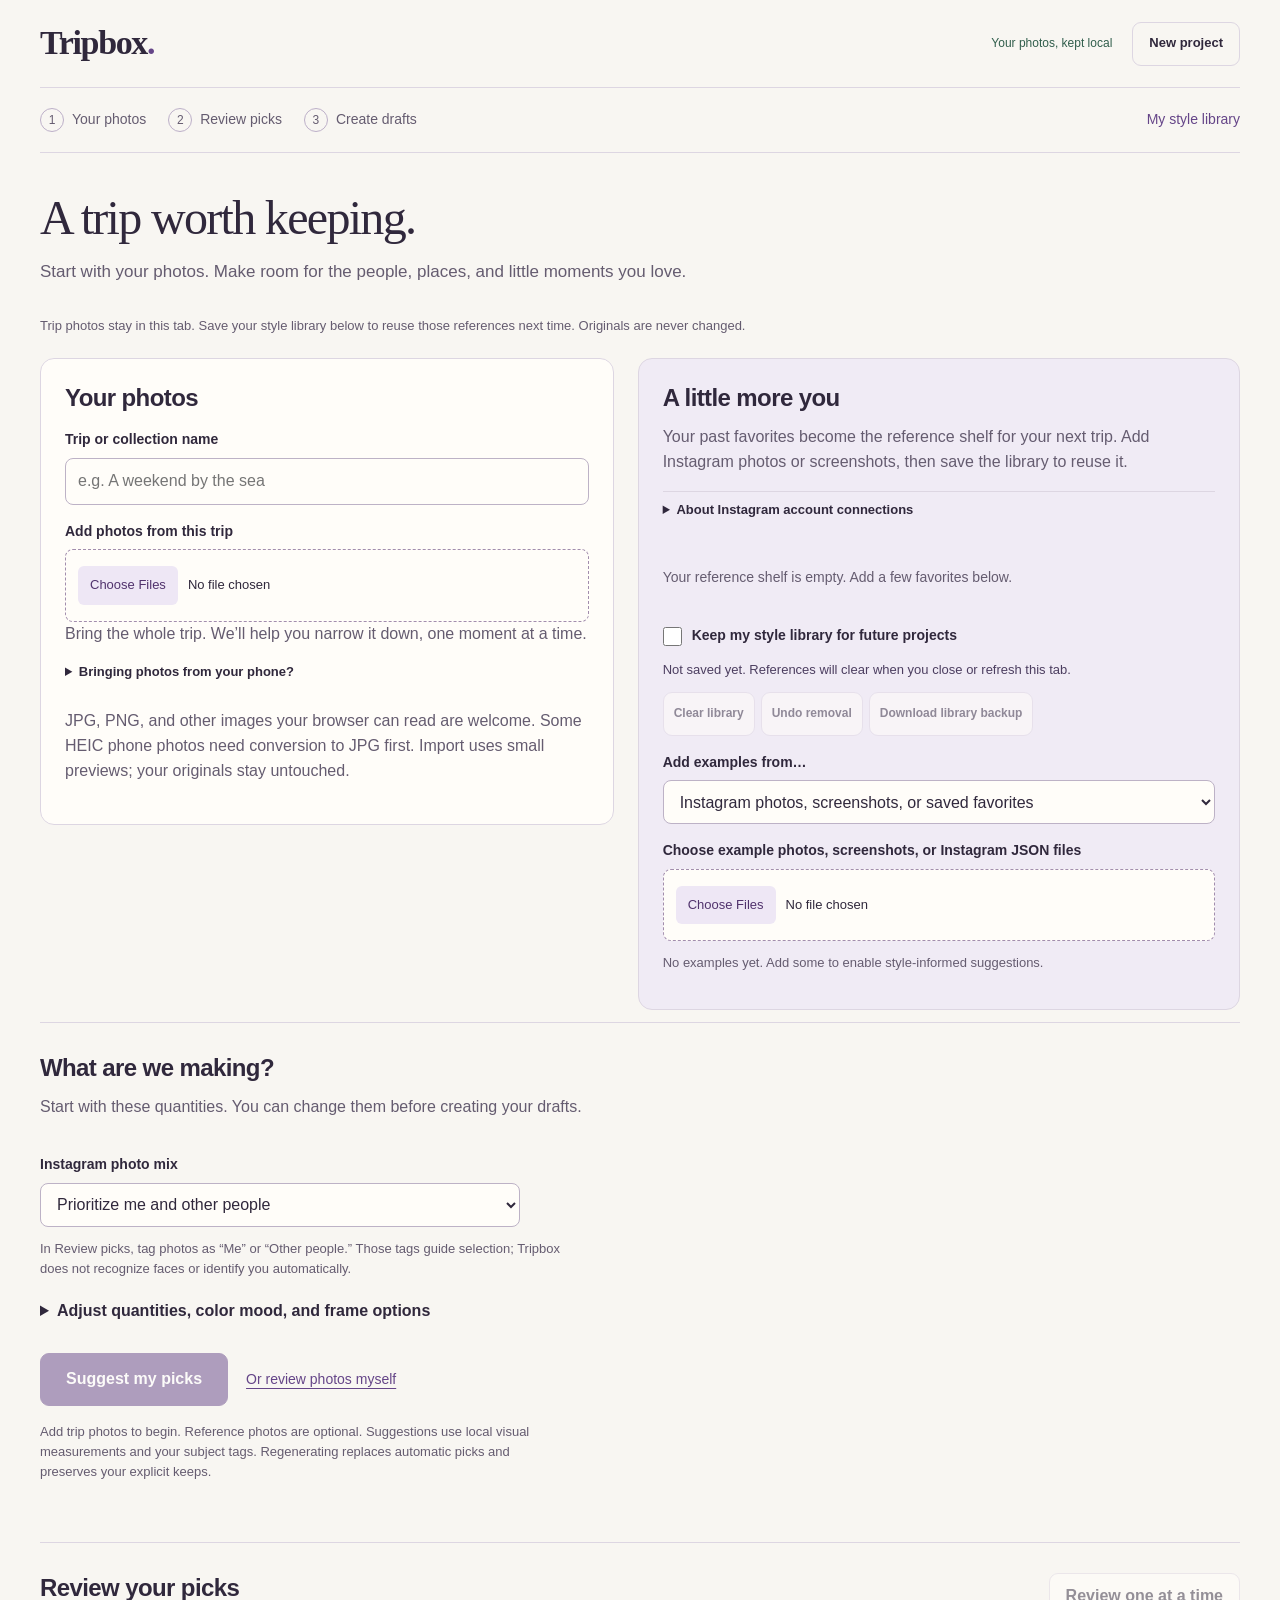
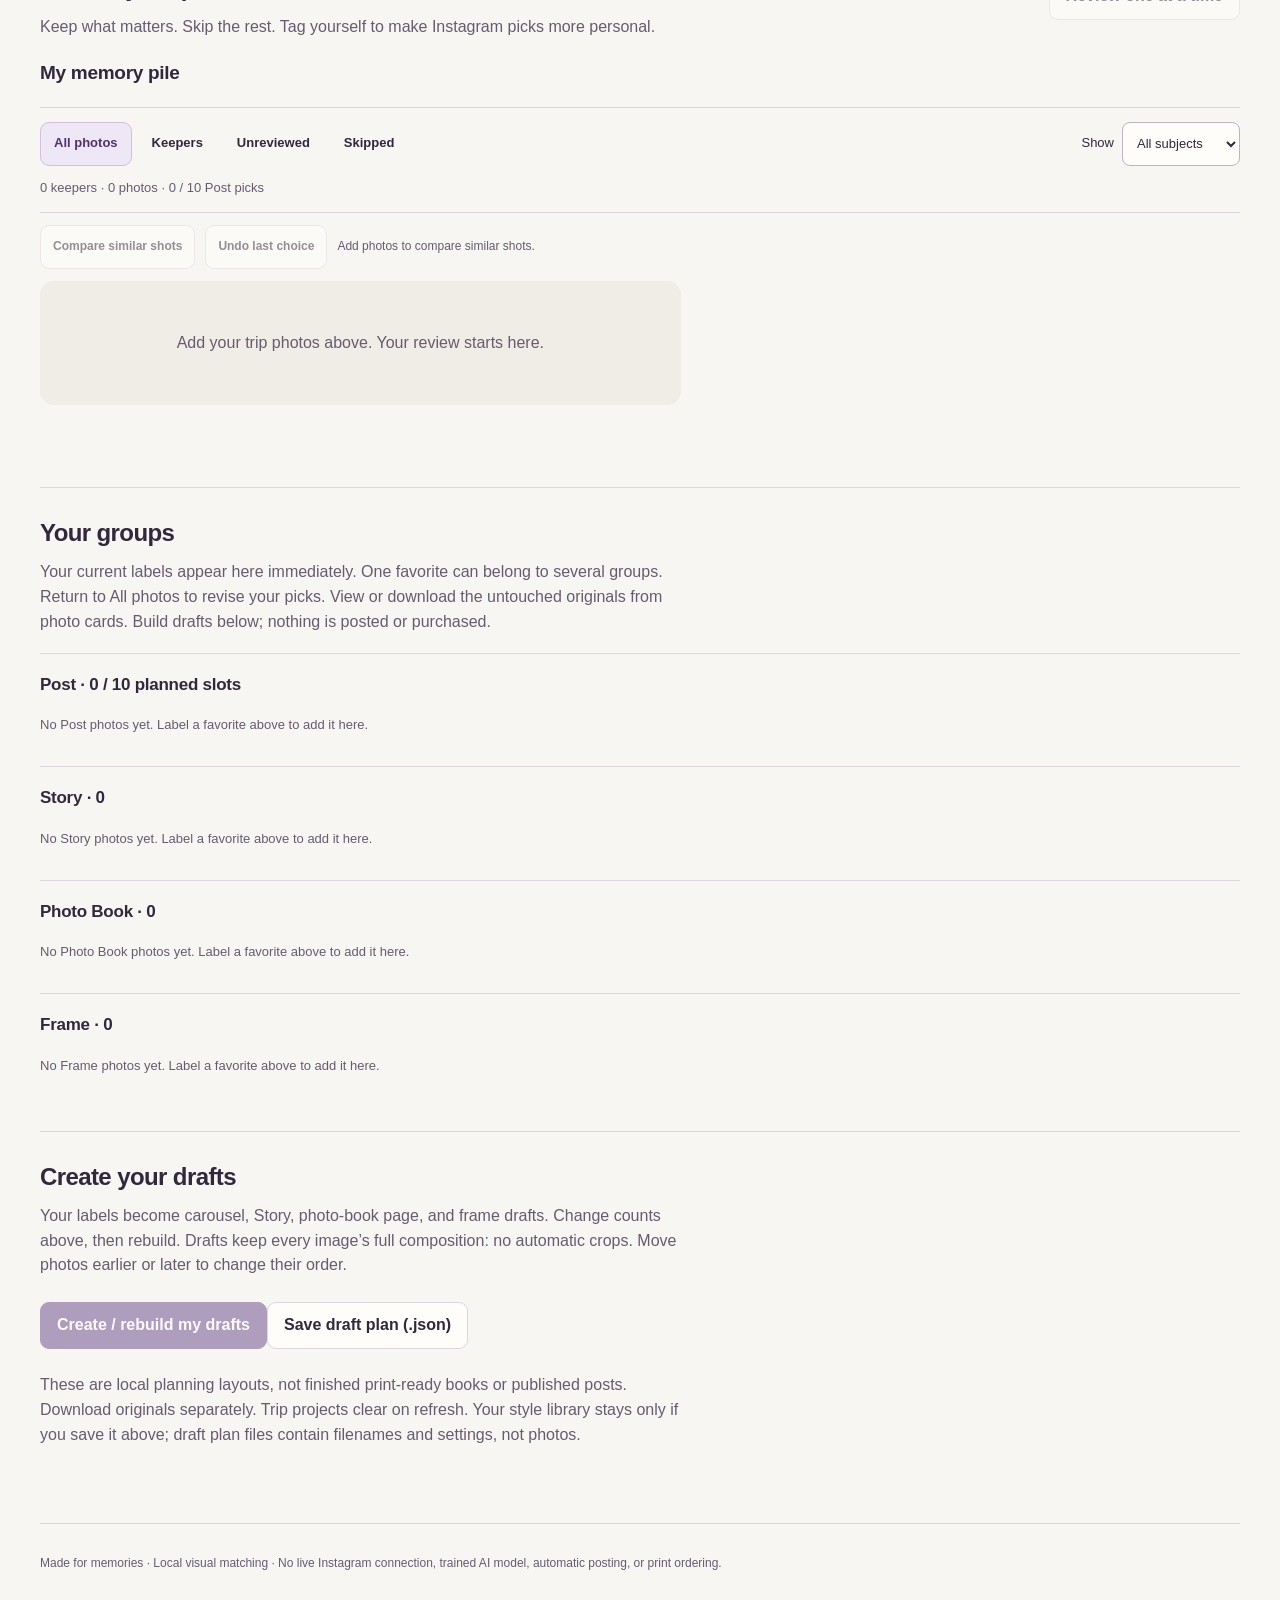
<file: prototype/index.html>
<!doctype html>
<html lang="en">
<head>
<meta charset="utf-8"><meta name="viewport" content="width=device-width,initial-scale=1">
<title>Tripbox · Local prototype</title>
<link rel="stylesheet" href="style.css">
<script src="curation.js" defer></script>
<script src="reference-store.js" defer></script>
<script src="app.js" defer></script>
</head>
<body>
<main>
<header class="masthead"><a class="wordmark" href="#start">Tripbox<span aria-hidden="true">.</span></a><span class="local-badge">Your photos, kept local</span><button id="new-project" type="button">New project</button></header>
<nav class="app-nav" aria-label="Your workflow"><a href="#start"><span>1</span> Your photos</a><a href="#gallery"><span>2</span> Review picks</a><a href="#drafts-section"><span>3</span> Create drafts</a><a href="#taste" class="library-link">My style library</a></nav>
<div class="workspace-intro"><h1>A trip worth keeping.</h1><p>Start with your photos. Make room for the people, places, and little moments you love.</p></div>
<aside class="privacy-note">Trip photos stay in this tab. Save your style library below to reuse those references next time. Originals are never changed.</aside>
<div class="setup-layout">
<section aria-labelledby="start"><h2 id="start">Your photos</h2><label for="name">Trip or collection name</label><input id="name" maxlength="100" placeholder="e.g. A weekend by the sea"><label for="files">Add photos from this trip</label><input id="files" type="file" accept="image/*" multiple><p>Bring the whole trip. We’ll help you narrow it down, one moment at a time.</p>
<details class="import-help"><summary>Bringing photos from your phone?</summary><p class="phone-tip">On your phone, tap the picker and choose multiple photos from your library. On a Mac? AirDrop photos from your phone first, then choose them here. The app must be opened on your phone to use its photo library.</p></details>
<p>JPG, PNG, and other images your browser can read are welcome. Some HEIC phone photos need conversion to JPG first. Import uses small previews; your originals stay untouched.</p>
<progress id="progress" value="0" max="1" hidden aria-label="Photo import progress"></progress><p id="import-status" role="status"></p></section>
<section class="taste" id="taste"><h2>A little more you</h2>
<p>Your past favorites become the reference shelf for your next trip. Add Instagram photos or screenshots, then save the library to reuse it.</p>
<details class="account-help"><summary>About Instagram account connections</summary><label for="account">Your Instagram account type</label><select id="account"><option>Personal</option><option>Creator</option><option>Business</option></select><p id="account-status" role="status"></p></details>
<div id="reference-grid" class="reference-grid" aria-label="Your style reference photos"></div>
<button id="more-references" type="button" hidden>Show more references</button>
<label class="save-choice"><input id="save-references" type="checkbox"> Keep my style library for future projects</label>
<p id="library-status" role="status">Not saved yet. References will clear when you close or refresh this tab.</p>
<div class="library-actions"><button id="clear-references" type="button">Clear library</button><button id="undo-reference" type="button" disabled>Undo removal</button><button id="backup-references" type="button">Download library backup</button></div>
<label for="example-source">Add examples from…</label>
<select id="example-source"><option value="photos">Instagram photos, screenshots, or saved favorites</option><option value="export">An Instagram media export (JSON + photos)</option></select>
<div id="photo-examples"><label for="examples">Choose example photos, screenshots, or Instagram JSON files</label><input id="examples" type="file" accept="image/*,.json,application/json" multiple></div>
<div id="instagram-export" hidden>
<p>Unzip your Instagram download first. JSON lists your media; the separate photos supply the visual examples. ZIP files and videos are not analyzed.</p>
<button id="export-help" type="button" aria-haspopup="dialog">How to export my Instagram media</button>
<label for="instagram-json">1. Choose your media JSON files (posts, stories, or reels)</label><input id="instagram-json" type="file" accept=".json,application/json" multiple>
<label for="instagram-folder">2. Choose the unzipped export folder, including its media</label><input id="instagram-folder" type="file" webkitdirectory multiple aria-describedby="folder-help">
<p id="folder-help">Select the whole extracted folder. Tripbox matches the JSON references to local photos; it does not connect to Instagram. Your browser may ask to confirm access to the folder. Files are read locally, not uploaded.</p>
</div>
<p id="example-status" role="status">No examples yet. Add some to enable style-informed suggestions.</p>
<dialog id="export-instructions" aria-labelledby="export-help-title">
<h2 id="export-help-title">Export your Instagram media</h2>
<ol>
<li>Open Instagram and go to your profile.</li>
<li>Tap the menu (☰), then <strong>Accounts Center</strong> (sometimes called Meta Account).</li>
<li>Open <strong>Your information and permissions → Export your information</strong> (or Download your information).</li>
<li>Choose <strong>Create export</strong>, select your Instagram account, then <strong>Export to device</strong>.</li>
<li>Under <strong>Customize information</strong>, select <strong>Media</strong>. If subcategories appear, include Posts, Stories, Reels, and Archived content where available. Story interactions is not your posted stories. You do not need messages or personal information.</li>
<li>Choose <strong>All time</strong>, <strong>High</strong> media quality, and <strong>JSON</strong> format. Tap Start export or Create files.</li>
<li>When Instagram notifies you, return to the export screen and download your ZIP file. On a Mac, double-click it to unzip.</li>
<li>Back in Tripbox, choose the media JSON files and the whole unzipped export folder. You can also choose just the folder: Tripbox looks for JSON inside it.</li>
</ol>
<p>Button names may vary. Only photos present in the export can be matched. Videos, captions, and story layouts are not analyzed by this prototype.</p>
<form method="dialog"><button autofocus>Got it</button></form>
</dialog>
</section></div>
<section id="project-options"><div class="section-heading"><div><h2>What are we making?</h2><p>Start with these quantities. You can change them before creating your drafts.</p></div></div><label for="people-priority">Instagram photo mix</label><select id="people-priority"><option value="people">Prioritize me and other people</option><option value="balanced">Balance all subjects</option></select><p class="helper">In Review picks, tag photos as “Me” or “Other people.” Those tags guide selection; Tripbox does not recognize faces or identify you automatically.</p><details class="output-options"><summary>Adjust quantities, color mood, and frame options</summary><label for="colors">Color mood</label><select id="colors"><option value="examples">Follow my examples</option><option value="bright">Bright and colorful</option><option value="soft">Soft and neutral</option></select>
<div class="preferences">
<label>Instagram posts<input id="post-count" type="number" min="0" max="20" value="1"></label>
<label>Photos per post (1–20)<input id="post-size" type="number" min="1" max="20" value="10"></label>
<label>Story photos<input id="story-count" type="number" min="0" max="200" value="8"></label>
<label>Photo-book pages<input id="book-pages" type="number" min="0" max="200" value="12"></label>
<label>Photos per page<input id="page-size" type="number" min="1" max="6" value="2"></label>
<label>Frame photos<input id="frame-count" type="number" min="0" max="50" value="2"></label>
<label>Frame size<select id="frame-size"><option value="4,6">4 × 6 inches</option><option value="5,7">5 × 7 inches</option><option value="8,10" selected>8 × 10 inches</option><option value="11,14">11 × 14 inches</option></select></label>
<label>Frame orientation<select id="frame-orientation"><option value="portrait">Portrait</option><option value="landscape">Landscape</option></select></label>
<label>Frame mat<select id="frame-mat"><option value="white">White</option><option value="cream">Cream</option><option value="black">Black</option></select></label></div>
</details><div class="primary-actions"><button id="analyze" type="button" class="primary">Suggest my picks</button><a href="#gallery">Or review photos myself</a></div><p id="analysis-status" role="status">Add trip photos to begin. Reference photos are optional. Suggestions use local visual measurements and your subject tags. Regenerating replaces automatic picks and preserves your explicit keeps.</p>
</section>
<section id="gallery"><div class="section-heading"><div><h2>Review your picks</h2><p>Keep what matters. Skip the rest. Tag yourself to make Instagram picks more personal.</p></div><button id="start-review" type="button">Review one at a time</button></div><h3 id="collection-name">My memory pile</h3><div class="toolbar"><button id="all" aria-pressed="true">All photos</button><button id="shortlist" aria-pressed="false">Keepers</button><button id="unreviewed" aria-pressed="false">Unreviewed</button><button id="skipped" aria-pressed="false">Skipped</button><label class="filter-label" for="subject-filter">Show<select id="subject-filter"><option value="all">All subjects</option><option value="me">Me</option><option value="people">Other people</option><option value="scenery">Scenery</option><option value="unknown">Not tagged</option></select></label><strong id="count" aria-live="polite">0 keepers · 0 photos</strong></div><div class="review-tools"><button id="duplicates" type="button">Compare similar shots</button><button id="undo-choice" type="button" disabled>Undo last choice</button><p id="duplicate-status">Add photos to compare similar shots.</p></div><p id="message" role="status"></p><p id="empty">Your collection is empty. Choose local JPG or PNG photos above to begin.</p><div id="grid" class="grid"></div><button id="more" type="button" hidden>Show more memories ↓</button></section>
<section id="groups" class="groups-section"><h2>Your groups</h2><p>Your current labels appear here immediately. One favorite can belong to several groups. Return to All photos to revise your picks. View or download the untouched originals from photo cards. Build drafts below; nothing is posted or purchased.</p><div id="albums"></div></section>
<section id="drafts-section"><h2>Create your drafts</h2><p>Your labels become carousel, Story, photo-book page, and frame drafts. Change counts above, then rebuild. Drafts keep every image’s full composition: no automatic crops. Move photos earlier or later to change their order.</p><button id="build-drafts" type="button" class="primary">Create / rebuild my drafts</button><button id="export-plan" type="button">Save draft plan (.json)</button><p id="draft-status" role="status"></p><div id="drafts"></div><p>These are local planning layouts, not finished print-ready books or published posts. Download originals separately. Trip projects clear on refresh. Your style library stays only if you save it above; draft plan files contain filenames and settings, not photos.</p></section>
<dialog id="review-dialog" class="review-dialog" aria-labelledby="review-title">
<div class="review-header"><h2 id="review-title">Review photo</h2><form method="dialog"><button aria-label="Close photo review">Close</button></form></div>
<img id="review-image" alt="">
<p id="review-position"></p><p id="review-state" role="status"></p>
<div class="review-subjects" aria-label="Who is in this photo?"><span>In this photo</span><button id="tag-me" type="button">Me</button><button id="tag-people" type="button">Other people</button><button id="tag-scenery" type="button">Scenery</button><button id="tag-unknown" type="button">Not tagged</button></div>
<div class="review-actions"><button id="review-prev" type="button">Previous</button><button id="review-skip" type="button">Skip <kbd>S</kbd></button><button id="review-keep" type="button" class="primary">Keep <kbd>K</kbd></button><button id="review-next" type="button">Next</button><button id="review-undo" type="button">Undo <kbd>U</kbd></button></div>
<p class="helper">Use K to keep, S to skip, U to undo, or arrow keys to move. Escape closes review.</p>
</dialog>
<dialog id="new-project-dialog" aria-labelledby="new-project-title"><h2 id="new-project-title">Start a new project?</h2><p>This clears this trip’s photos, picks, and drafts. Your style references stay available. Download any draft plan you want to keep first.</p><form method="dialog"><button>Keep working</button><button id="confirm-new-project" type="button" class="primary">Start new project</button></form></dialog>
<footer>Made for memories · Local visual matching · No live Instagram connection, trained AI model, automatic posting, or print ordering.</footer>
</main>
</body></html>
</file>
<file: prototype/style.css>
:root{font-family:-apple-system,BlinkMacSystemFont,"Segoe UI",sans-serif;color:#30283c;background:#f8f6f2;line-height:1.55;--ink:#30283c;--muted:#655c70;--accent:#654588;--accent-soft:#eee7f5;--paper:#fffdf9;--line:#ddd6e2;--radius:14px;--green:#315e4c;--danger:#864b40;accent-color:var(--accent);color-scheme:light}*{box-sizing:border-box}[hidden]{display:none!important}html{scroll-behavior:smooth;scroll-padding-top:90px}body{margin:0}main{max-width:1360px;margin:auto;padding:0 40px}button,input,select,textarea{font:inherit;color:inherit}button,a,input,select{touch-action:manipulation}button{min-height:44px;padding:10px 16px;border:1px solid var(--line);border-radius:9px;background:var(--paper);font-weight:600;cursor:pointer}button:hover{border-color:var(--accent);background:#f2edf6}button:disabled{opacity:.5;cursor:not-allowed}.primary{background:var(--accent);border-color:var(--accent);color:white}.primary:hover{background:#50336f;color:white}a{color:var(--accent);text-underline-offset:4px}:focus-visible{outline:3px solid #aa682d;outline-offset:3px}::selection{background:#dfcfee;color:#30283c}h1,h2,h3,p{margin-top:0}h1{font-family:Georgia,serif;font-size:clamp(32px,4vw,48px);font-weight:400;letter-spacing:-.035em;line-height:1.12;margin-bottom:14px}h2{font-size:24px;line-height:1.25;letter-spacing:-.025em;font-weight:650;margin-bottom:12px}h3{font-size:19px;letter-spacing:-.015em;overflow-wrap:anywhere}p{max-width:72ch}p,li{color:var(--muted)}.masthead{min-height:88px;display:flex;gap:20px;align-items:center;border-bottom:1px solid var(--line)}.wordmark{font-family:Georgia,serif;font-size:34px;font-weight:700;text-decoration:none;color:var(--ink);letter-spacing:-.04em}.wordmark span{color:var(--accent)}.local-badge{font-size:12px;color:var(--green);margin-left:auto}.masthead button{background:transparent;font-size:13px}.app-nav{position:sticky;top:0;z-index:4;display:flex;gap:22px;align-items:center;background:#f8f6f2;border-bottom:1px solid var(--line);min-height:65px;flex-wrap:wrap;padding:10px 0}.app-nav a{text-decoration:none;color:var(--muted);font-size:14px;display:flex;align-items:center;gap:8px;padding:6px 0}.app-nav a:hover{color:var(--accent)}.app-nav span{display:grid;place-items:center;width:24px;height:24px;border:1px solid #bdb0c9;border-radius:50%;font-size:12px}.app-nav .library-link{margin-left:auto;color:var(--accent)}.workspace-intro{padding:38px 0 14px}.workspace-intro p{font-size:17px}.privacy-note{font-size:13px;color:var(--muted);padding-bottom:22px}.setup-layout{display:grid;grid-template-columns:1fr 1fr;gap:24px;align-items:start}section{border-top:1px solid var(--line);padding:30px 0;margin:12px 0 30px;scroll-margin-top:90px}.setup-layout section{border:1px solid var(--line);border-radius:var(--radius);padding:24px;background:var(--paper);margin:0;min-width:0}.setup-layout .taste{background:#f0ebf5}label{display:block;font-weight:600;font-size:14px;margin:16px 0 7px}input:not([type=checkbox]),select,textarea{display:block;width:100%;max-width:100%;min-height:44px;border:1px solid #bdb2c6;border-radius:8px;padding:10px 12px;background:var(--paper);font:inherit}input[type=file]{padding:16px 12px;border:1px dashed #a28dad;background:#fffdf9;font-size:13px;overflow:hidden}input[type=file]::file-selector-button{font:inherit;border:0;border-radius:6px;background:var(--accent-soft);color:#51336d;padding:9px 12px;margin-right:10px;cursor:pointer}input[type=checkbox]{width:19px;height:19px;flex-shrink:0}.save-choice{display:flex;gap:10px;align-items:flex-start;font-size:14px}.save-choice input{margin:2px 0}.helper,#library-status,#folder-help,#example-status,#account-status{font-size:13px;line-height:1.55;margin:12px 0;color:var(--muted)}#library-status{color:#4c3e60}.library-actions{display:flex;gap:6px;flex-wrap:wrap}.library-actions button{font-size:12px;padding:8px 10px;min-height:44px}.reference-grid{display:grid;grid-template-columns:repeat(4,minmax(0,1fr));gap:8px;max-height:340px;overflow:auto}.reference-grid:empty:before{content:"Your reference shelf is empty. Add a few favorites below.";grid-column:1/-1;padding:20px 0;font-size:14px;color:var(--muted)}.reference-grid figure{margin:0;position:relative}.reference-grid img{display:block;width:100%;aspect-ratio:1;object-fit:contain;background:#e4dcea;border-radius:6px}.reference-grid button{display:block;width:100%;border:0;background:transparent;font-size:11px;padding:5px;min-height:44px}.import-help,.account-help{font-size:13px;margin:15px 0}.phone-tip{padding-top:10px}.account-help{padding-top:8px;border-top:1px solid var(--line)}summary{cursor:pointer;font-weight:600;color:var(--ink);min-height:32px}.preferences{display:grid;grid-template-columns:repeat(3,minmax(0,1fr));gap:10px 24px}.preferences label{margin:0}.preferences input,.preferences select{margin-top:8px}.output-options{margin:20px 0}.output-options[open] summary{margin-bottom:20px}#people-priority{max-width:480px}.primary-actions{display:flex;gap:18px;align-items:center;flex-wrap:wrap;margin-top:22px}.primary-actions .primary{padding:13px 25px}.primary-actions a{font-size:14px}#analysis-status{font-size:13px;margin:16px 0 0}.section-heading{display:flex;align-items:flex-start;justify-content:space-between;gap:24px}.section-heading p{margin-bottom:18px}.section-heading button{flex-shrink:0}.toolbar{display:flex;gap:6px;align-items:center;flex-wrap:wrap;padding:14px 0;border-top:1px solid var(--line);border-bottom:1px solid var(--line);margin-bottom:12px}.toolbar button{font-size:13px;min-height:44px;border:1px solid transparent;background:transparent;padding:8px 13px}.toolbar button[aria-pressed=true]{background:var(--accent-soft);color:#50336f;border-color:#d2c0e1}.toolbar strong{width:100%;font-size:13px;font-weight:500;color:var(--muted);padding-top:6px}.filter-label{display:flex;align-items:center;gap:8px;margin:0 0 0 auto;font-weight:400;font-size:13px}.filter-label select{width:auto;max-width:180px;padding:6px 10px;min-height:44px}.review-tools{display:flex;gap:10px;align-items:center;flex-wrap:wrap}.review-tools button{font-size:12px;min-height:44px;padding:7px 12px}.review-tools p{font-size:12px;margin:0}#message{color:var(--green);font-size:14px;margin:12px 0}#empty{padding:50px 20px;text-align:center;background:#f0ece6;border-radius:var(--radius)}.grid{display:grid;grid-template-columns:repeat(3,minmax(0,1fr));gap:24px;margin-top:22px}.card{min-width:0;overflow:hidden;border:1px solid var(--line);border-radius:12px;background:var(--paper);padding:12px;display:flex;align-content:start;flex-wrap:wrap;gap:8px}.card.selected{border-color:#9477ae}.card .photo-open{display:block;width:100%;padding:0;border:0;background:#eeeae4;border-radius:6px;overflow:hidden}.photo-open img{display:block;width:100%;height:280px;object-fit:contain}.card .photo-open:hover{outline:2px solid #9477ae;outline-offset:0}.card .filename{font-size:12px;overflow-wrap:anywhere;width:100%;margin:0;color:var(--muted)}.card>button:not(.photo-open){flex:1;min-width:90px;font-size:13px}.card>button[aria-pressed=true]:not(.skip-button){background:#e4eee6;color:#254c39;border-color:#a4b6a8}.card .skip-button[aria-pressed=true]{background:#f6e9e4;color:#754237}.photo-state{width:100%;font-size:12px;color:#4e3f60;margin:0}.card>label{width:100%;font-size:12px;margin:2px 0}.card select{margin-top:4px;font-size:13px}.original-link{font-size:12px}.labels{width:100%;border:0;border-top:1px solid var(--line);padding:10px 0 0;margin:4px 0}.labels legend{font-size:12px;font-weight:600;padding-right:8px}.labels label{display:inline-flex;align-items:center;gap:5px;margin:4px 12px 4px 0;font-size:12px;font-weight:400}.labels input{width:16px;height:16px}.reason{font-size:12px;line-height:1.5;background:#f1ecf5;padding:10px;border-radius:6px;margin:0;width:100%}.album{border-top:1px solid var(--line);padding-top:18px;margin-top:18px}.album h3{font-size:17px}.album p{font-size:13px}.album-photos{display:flex;gap:12px;flex-wrap:wrap}.album figure{margin:0;width:100px}.album img{width:100px;height:90px;object-fit:contain;background:#eeeae4;border-radius:6px}.album figcaption{font-size:11px;overflow-wrap:anywhere}.groups-section{margin-bottom:0}#more{display:block;margin:24px auto}progress{width:100%;accent-color:var(--accent);margin-top:16px}dialog{color:var(--ink);background:var(--paper);border:1px solid var(--line);border-radius:16px;padding:28px;width:min(660px,calc(100% - 24px));max-height:90vh;overflow:auto}dialog::backdrop{background:#27202ed9}dialog h2{margin-top:0}dialog li{margin:12px 0}dialog form{display:flex;gap:10px;justify-content:flex-end}dialog strong{color:var(--ink)}.review-dialog{width:min(1050px,calc(100% - 24px));padding:20px}.review-header{display:flex;gap:12px;align-items:center;justify-content:space-between}.review-header h2{font-size:16px;overflow-wrap:anywhere;margin-bottom:0}.review-header form{flex-shrink:0}#review-image{display:block;width:100%;height:min(53vh,580px);object-fit:contain;background:#eeeae4;border-radius:8px;margin:16px 0}#review-position{font-size:12px;margin:6px 0}#review-state{font-size:14px;color:var(--green);margin:6px 0}.review-subjects,.review-actions{display:flex;gap:8px;align-items:center;flex-wrap:wrap;margin-top:16px}.review-subjects span{font-size:13px;margin-right:8px}.review-subjects button{font-size:12px;min-height:44px;padding:7px 12px}.review-subjects button[aria-pressed=true]{background:var(--accent-soft);border-color:#9477ae}.review-actions .primary{min-width:130px}.review-actions button{flex:1}kbd{font:inherit;font-size:11px;border:1px solid currentColor;border-radius:3px;padding:0 4px;margin-left:6px;opacity:.8}#drafts details{border-top:1px solid var(--line);padding:20px 0;margin-top:20px}#drafts summary{font-weight:600}.draft-row{display:flex;flex-wrap:wrap;gap:18px;margin-top:18px}.draft-row figure{width:190px;margin:0}.draft-row img{width:100%;height:200px;object-fit:contain;background:#eeeae4;border-radius:8px}.draft-row figcaption{overflow-wrap:anywhere;font-size:12px}.draft-row p{font-size:12px}.draft-row button{font-size:12px;padding:6px 10px;margin:8px 4px 0 0}.draft-row .frame-preview{height:auto;border:10px solid #b99b77;padding:12px;object-fit:contain}#export-plan{margin:8px 0}#draft-status{margin-top:16px;font-size:13px}footer{font-size:12px;color:var(--muted);padding:30px 0;border-top:1px solid var(--line);margin-top:30px}#instagram-export{margin-top:16px}#example-status,#library-status{overflow-wrap:anywhere}@media(min-width:1100px){.setup-layout{grid-template-columns:1fr 1.05fr}.setup-layout section:first-child{position:sticky;top:85px}}@media(max-width:900px){main{padding:0 24px}.setup-layout{grid-template-columns:1fr}.grid{grid-template-columns:repeat(2,minmax(0,1fr));gap:16px}.preferences{grid-template-columns:repeat(2,minmax(0,1fr))}.app-nav{gap:16px}.app-nav .library-link{display:none}.photo-open img{height:240px}}@media(max-width:560px){main{padding:0 16px}.masthead{min-height:72px;gap:10px}.wordmark{font-size:28px}.local-badge{display:none}.masthead button{margin-left:auto}.app-nav{gap:12px;min-height:58px}.app-nav a{font-size:12px;gap:5px}.app-nav span{width:20px;height:20px}.workspace-intro{padding-top:26px}.workspace-intro p{font-size:15px}.setup-layout section{padding:18px}.reference-grid{grid-template-columns:repeat(4,minmax(0,1fr))}.grid{grid-template-columns:1fr;gap:20px}.photo-open img{height:320px}.section-heading{display:block}.section-heading button{margin-bottom:16px}.filter-label{width:100%;margin:6px 0}.toolbar button{padding:8px 10px}.review-tools p{width:100%}.preferences{gap:16px 12px}.review-dialog{padding:14px}#review-image{height:40vh}.review-actions button{min-width:70px;padding:10px}.review-actions .primary{min-width:100px}.review-subjects{gap:5px}.review-subjects span{width:100%}.review-dialog .helper{font-size:12px}.draft-row figure{width:calc(50% - 10px)}.draft-row img{height:160px}dialog{padding:20px}.primary-actions{gap:14px}}
@media(prefers-reduced-motion:reduce){html{scroll-behavior:auto}}
</file>
